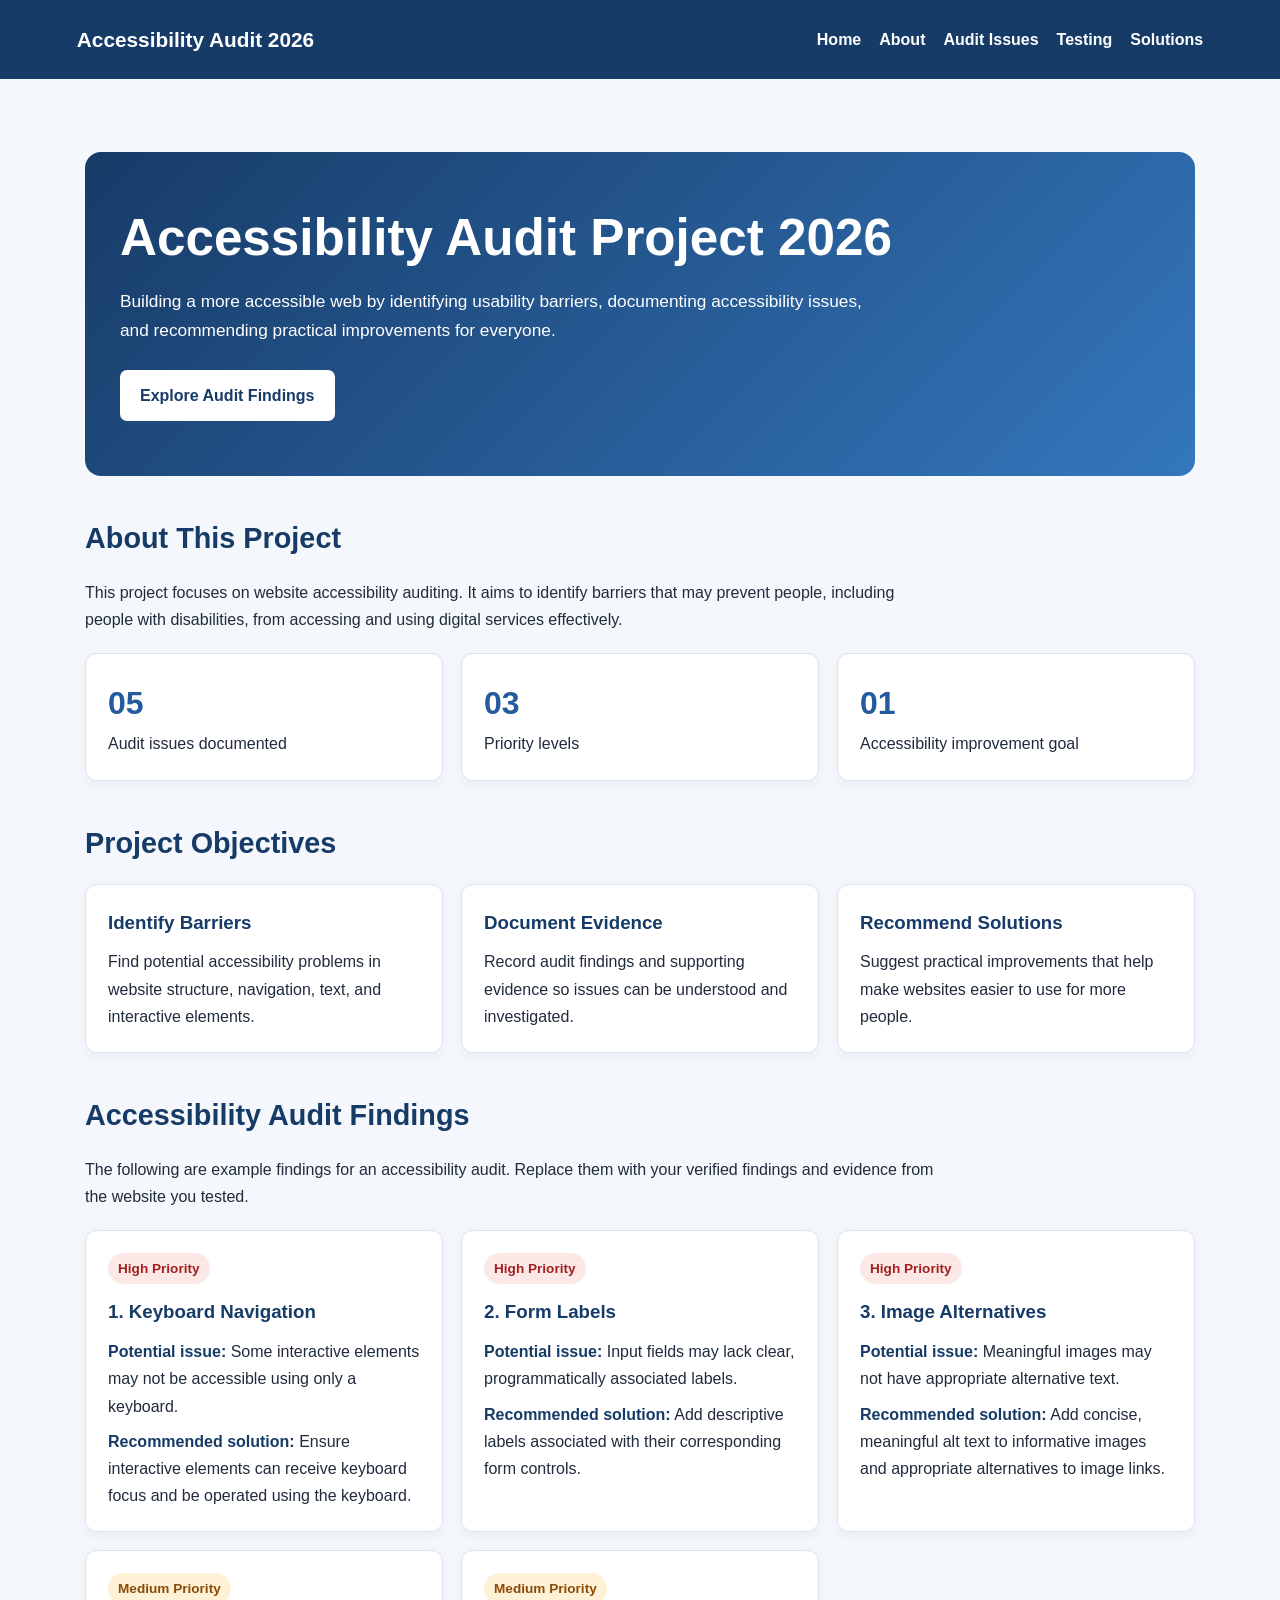
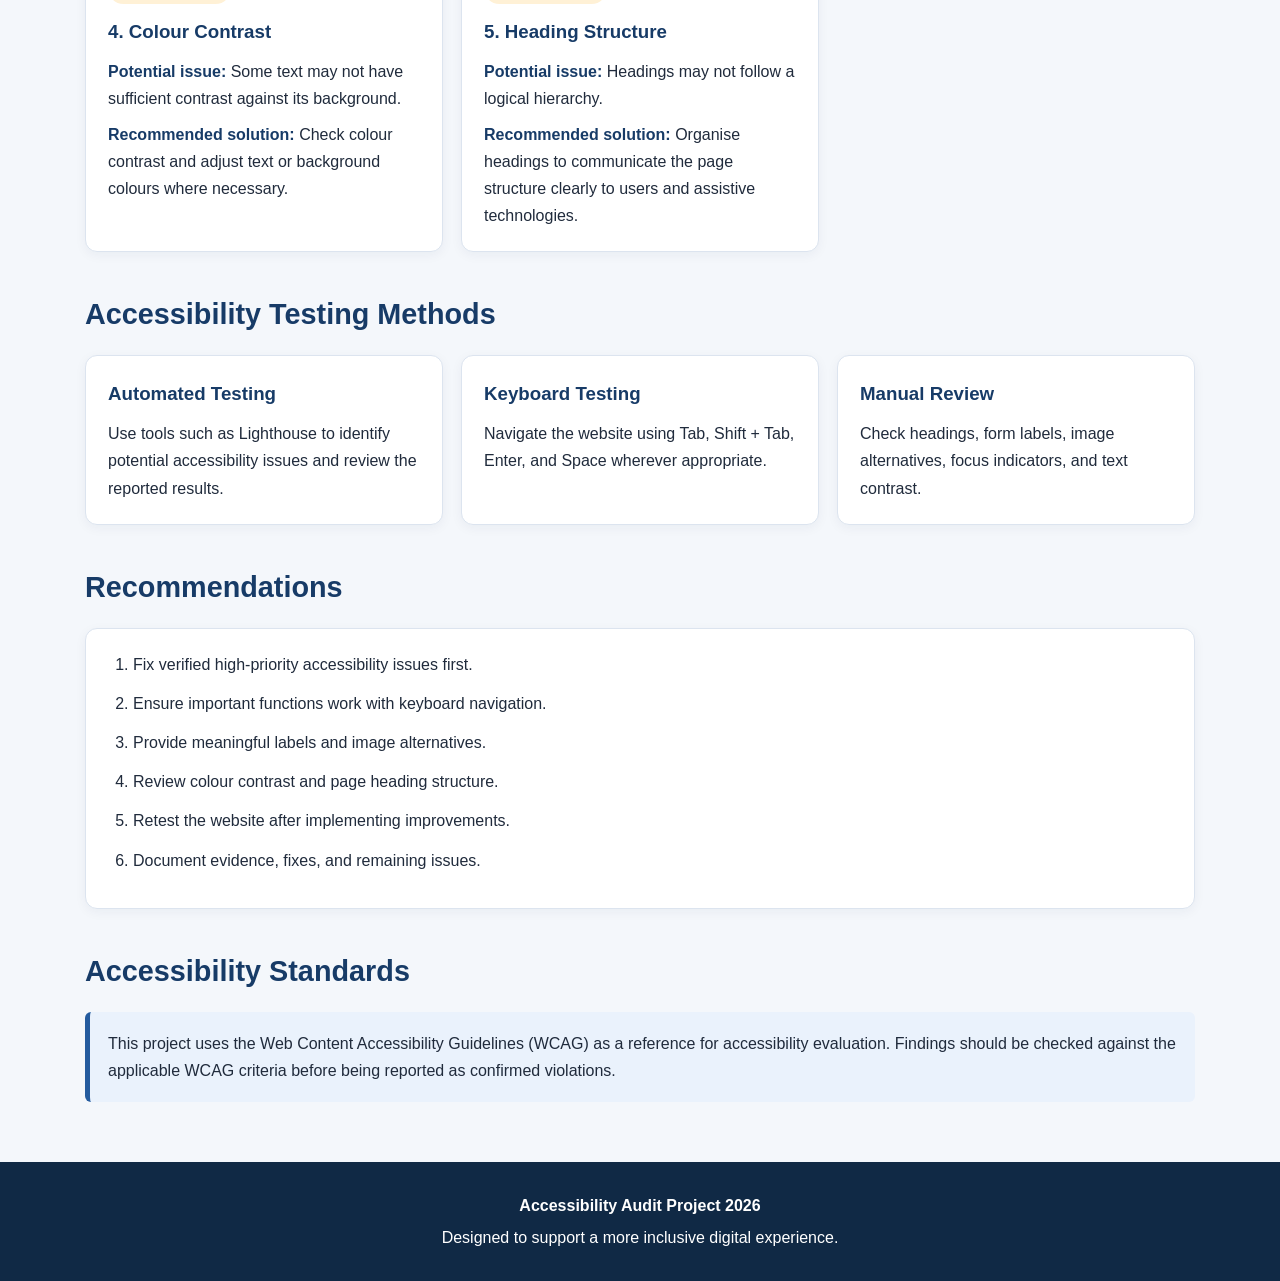
<file: client/index.html>
<!DOCTYPE html>
<html lang="en">
<head>
    <meta charset="UTF-8">
    <meta name="viewport" content="width=device-width, initial-scale=1.0">

    <meta name="description"
          content="Accessibility Audit Project 2026 - Identifying website accessibility issues and recommending practical solutions.">

    <title>Accessibility Audit Project 2026</title>

    <style>
        :root {
            --primary: #173b67;
            --secondary: #245b9e;
            --background: #f4f7fb;
            --text: #202b3c;
            --white: #ffffff;
            --border: #dce4ef;
            --success: #17663a;
            --warning: #8a4b08;
            --danger: #a32121;
        }

        * {
            box-sizing: border-box;
            margin: 0;
            padding: 0;
        }

        html {
            scroll-behaviour: smooth;
            scroll-behavior: smooth;
        }

        body {
            font-family: Arial, Helvetica, sans-serif;
            background: var(--background);
            color: var(--text);
            line-height: 1.7;
        }

        a {
            color: #174f91;
        }

        a:focus-visible,
        button:focus-visible {
            outline: 3px solid #f0a202;
            outline-offset: 4px;
        }

        .skip-link {
            position: absolute;
            top: -100px;
            left: 10px;
            padding: 12px 18px;
            background: white;
            color: black;
            z-index: 1000;
        }

        .skip-link:focus {
            top: 10px;
        }

        header {
            background: var(--primary);
            color: var(--white);
            padding: 22px 6%;
        }

        .header-content {
            max-width: 1150px;
            margin: auto;
            display: flex;
            align-items: center;
            justify-content: space-between;
            gap: 20px;
            flex-wrap: wrap;
        }

        .brand {
            font-size: 1.3rem;
            font-weight: bold;
        }

        nav {
            display: flex;
            flex-wrap: wrap;
            gap: 18px;
        }

        nav a {
            color: white;
            text-decoration: none;
            font-weight: bold;
        }

        nav a:hover {
            text-decoration: underline;
        }

        main {
            max-width: 1150px;
            margin: auto;
            padding: 35px 20px 60px;
        }

        .hero {
            background: linear-gradient(135deg, #173b67, #3477bd);
            color: white;
            padding: 55px 35px;
            border-radius: 16px;
            margin-bottom: 30px;
        }

        .hero h1 {
            font-size: clamp(2rem, 5vw, 3.2rem);
            line-height: 1.2;
            margin-bottom: 18px;
        }

        .hero p {
            max-width: 750px;
            font-size: 1.08rem;
            margin-bottom: 24px;
        }

        .button {
            display: inline-block;
            padding: 12px 20px;
            border-radius: 7px;
            background: white;
            color: var(--primary);
            font-weight: bold;
            text-decoration: none;
        }

        section {
            margin-top: 38px;
            scroll-margin-top: 20px;
        }

        h2 {
            color: var(--primary);
            font-size: 1.8rem;
            margin-bottom: 16px;
        }

        .section-intro {
            margin-bottom: 20px;
            max-width: 850px;
        }

        .stats {
            display: grid;
            grid-template-columns: repeat(auto-fit, minmax(180px, 1fr));
            gap: 18px;
        }

        .stat-card,
        .card,
        .issue-card {
            background: var(--white);
            border: 1px solid var(--border);
            border-radius: 12px;
            padding: 22px;
            box-shadow: 0 3px 12px rgba(20, 40, 70, 0.05);
        }

        .stat-card strong {
            display: block;
            font-size: 2rem;
            color: var(--secondary);
        }

        .grid {
            display: grid;
            grid-template-columns: repeat(auto-fit, minmax(240px, 1fr));
            gap: 18px;
        }

        .card h3,
        .issue-card h3 {
            color: var(--primary);
            margin-bottom: 10px;
        }

        .issue-list {
            display: grid;
            grid-template-columns: repeat(auto-fit, minmax(270px, 1fr));
            gap: 18px;
        }

        .priority {
            display: inline-block;
            padding: 4px 10px;
            border-radius: 20px;
            font-size: 0.85rem;
            font-weight: bold;
            margin-bottom: 12px;
        }

        .high {
            color: var(--danger);
            background: #fde8e8;
        }

        .medium {
            color: var(--warning);
            background: #fff1d6;
        }

        .low {
            color: var(--success);
            background: #e0f5e8;
        }

        .issue-card p {
            margin-top: 8px;
        }

        .issue-card p strong {
            color: var(--primary);
        }

        .checklist {
            padding-left: 25px;
        }

        .checklist li {
            margin-bottom: 12px;
        }

        .notice {
            border-left: 5px solid var(--secondary);
            padding: 18px;
            background: #eaf2fc;
            border-radius: 6px;
        }

        footer {
            background: #102945;
            color: white;
            text-align: center;
            padding: 25px 20px;
        }

        footer p {
            margin: 5px 0;
        }

        @media (max-width: 600px) {
            header {
                padding: 20px;
            }

            .header-content {
                align-items: flex-start;
            }

            nav {
                gap: 12px;
            }

            main {
                padding: 22px 14px 40px;
            }

            .hero {
                padding: 35px 22px;
            }

            h2 {
                font-size: 1.5rem;
            }
        }
    </style>
</head>

<body>

    <a class="skip-link" href="#main-content">
        Skip to main content
    </a>

    <header>
        <div class="header-content">
            <div class="brand">Accessibility Audit 2026</div>

            <nav aria-label="Main navigation">
                <a href="#home">Home</a>
                <a href="#about">About</a>
                <a href="#issues">Audit Issues</a>
                <a href="#testing">Testing</a>
                <a href="#recommendations">Solutions</a>
            </nav>
        </div>
    </header>

    <main id="main-content">

        <section class="hero" id="home">
            <h1>Accessibility Audit Project 2026</h1>

            <p>
                Building a more accessible web by identifying usability
                barriers, documenting accessibility issues, and recommending
                practical improvements for everyone.
            </p>

            <a class="button" href="#issues">
                Explore Audit Findings
            </a>
        </section>

        <section id="about">
            <h2>About This Project</h2>

            <p class="section-intro">
                This project focuses on website accessibility auditing.
                It aims to identify barriers that may prevent people,
                including people with disabilities, from accessing and
                using digital services effectively.
            </p>

            <div class="stats">
                <article class="stat-card">
                    <strong>05</strong>
                    <span>Audit issues documented</span>
                </article>

                <article class="stat-card">
                    <strong>03</strong>
                    <span>Priority levels</span>
                </article>

                <article class="stat-card">
                    <strong>01</strong>
                    <span>Accessibility improvement goal</span>
                </article>
            </div>
        </section>

        <section id="objectives">
            <h2>Project Objectives</h2>

            <div class="grid">
                <article class="card">
                    <h3>Identify Barriers</h3>
                    <p>
                        Find potential accessibility problems in website
                        structure, navigation, text, and interactive elements.
                    </p>
                </article>

                <article class="card">
                    <h3>Document Evidence</h3>
                    <p>
                        Record audit findings and supporting evidence so
                        issues can be understood and investigated.
                    </p>
                </article>

                <article class="card">
                    <h3>Recommend Solutions</h3>
                    <p>
                        Suggest practical improvements that help make
                        websites easier to use for more people.
                    </p>
                </article>
            </div>
        </section>

        <section id="issues">
            <h2>Accessibility Audit Findings</h2>

            <p class="section-intro">
                The following are example findings for an accessibility
                audit. Replace them with your verified findings and evidence
                from the website you tested.
            </p>

            <div class="issue-list">

                <article class="issue-card">
                    <span class="priority high">High Priority</span>
                    <h3>1. Keyboard Navigation</h3>
                    <p>
                        <strong>Potential issue:</strong>
                        Some interactive elements may not be accessible
                        using only a keyboard.
                    </p>
                    <p>
                        <strong>Recommended solution:</strong>
                        Ensure interactive elements can receive keyboard
                        focus and be operated using the keyboard.
                    </p>
                </article>

                <article class="issue-card">
                    <span class="priority high">High Priority</span>
                    <h3>2. Form Labels</h3>
                    <p>
                        <strong>Potential issue:</strong>
                        Input fields may lack clear, programmatically
                        associated labels.
                    </p>
                    <p>
                        <strong>Recommended solution:</strong>
                        Add descriptive labels associated with their
                        corresponding form controls.
                    </p>
                </article>

                <article class="issue-card">
                    <span class="priority high">High Priority</span>
                    <h3>3. Image Alternatives</h3>
                    <p>
                        <strong>Potential issue:</strong>
                        Meaningful images may not have appropriate
                        alternative text.
                    </p>
                    <p>
                        <strong>Recommended solution:</strong>
                        Add concise, meaningful alt text to informative
                        images and appropriate alternatives to image links.
                    </p>
                </article>

                <article class="issue-card">
                    <span class="priority medium">Medium Priority</span>
                    <h3>4. Colour Contrast</h3>
                    <p>
                        <strong>Potential issue:</strong>
                        Some text may not have sufficient contrast
                        against its background.
                    </p>
                    <p>
                        <strong>Recommended solution:</strong>
                        Check colour contrast and adjust text or
                        background colours where necessary.
                    </p>
                </article>

                <article class="issue-card">
                    <span class="priority medium">Medium Priority</span>
                    <h3>5. Heading Structure</h3>
                    <p>
                        <strong>Potential issue:</strong>
                        Headings may not follow a logical hierarchy.
                    </p>
                    <p>
                        <strong>Recommended solution:</strong>
                        Organise headings to communicate the page structure
                        clearly to users and assistive technologies.
                    </p>
                </article>

            </div>
        </section>

        <section id="testing">
            <h2>Accessibility Testing Methods</h2>

            <div class="grid">
                <article class="card">
                    <h3>Automated Testing</h3>
                    <p>
                        Use tools such as Lighthouse to identify potential
                        accessibility issues and review the reported results.
                    </p>
                </article>

                <article class="card">
                    <h3>Keyboard Testing</h3>
                    <p>
                        Navigate the website using Tab, Shift + Tab,
                        Enter, and Space wherever appropriate.
                    </p>
                </article>

                <article class="card">
                    <h3>Manual Review</h3>
                    <p>
                        Check headings, form labels, image alternatives,
                        focus indicators, and text contrast.
                    </p>
                </article>
            </div>
        </section>

        <section id="recommendations">
            <h2>Recommendations</h2>

            <div class="card">
                <ol class="checklist">
                    <li>Fix verified high-priority accessibility issues first.</li>
                    <li>Ensure important functions work with keyboard navigation.</li>
                    <li>Provide meaningful labels and image alternatives.</li>
                    <li>Review colour contrast and page heading structure.</li>
                    <li>Retest the website after implementing improvements.</li>
                    <li>Document evidence, fixes, and remaining issues.</li>
                </ol>
            </div>
        </section>

        <section id="standards">
            <h2>Accessibility Standards</h2>

            <div class="notice">
                This project uses the Web Content Accessibility Guidelines
                (WCAG) as a reference for accessibility evaluation.
                Findings should be checked against the applicable WCAG
                criteria before being reported as confirmed violations.
            </div>
        </section>

    </main>

    <footer>
        <p><strong>Accessibility Audit Project 2026</strong></p>
        <p>Designed to support a more inclusive digital experience.</p>
    </footer>

</body>
</html>
</file>
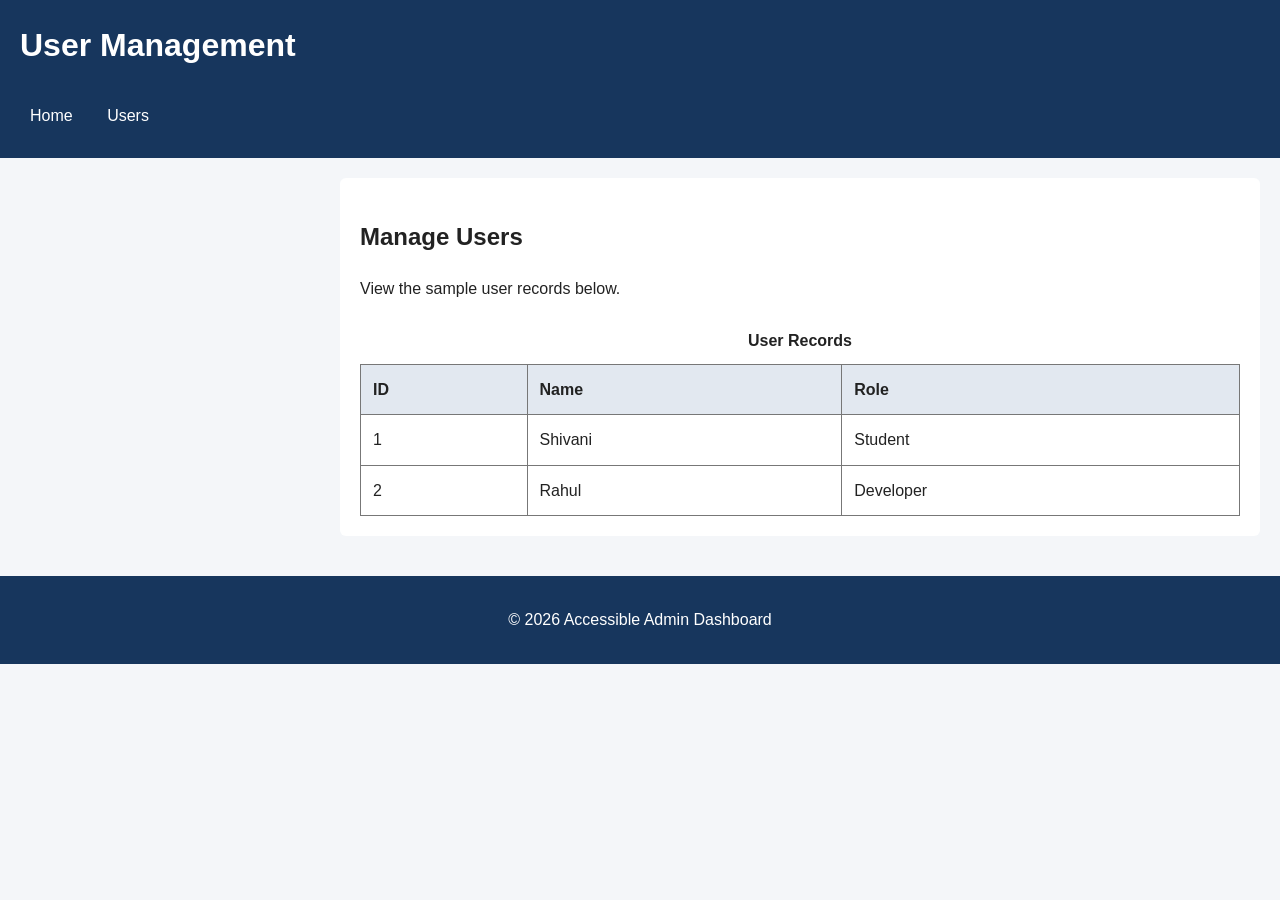
<file: client/user.html>
<!DOCTYPE html>
<html lang="en">
<head>
    <meta charset="UTF-8">
    <meta name="viewport" content="width=device-width, initial-scale=1.0">

    <title>User Management | Admin Dashboard</title>

    <!-- Connect CSS stylesheet -->
    <link rel="stylesheet" href="style.css">
</head>
<body>
    <header>
        <h1>User Management</h1>

        <nav aria-label="Main navigation">
            <a href="index.html">Home</a>
            <a href="users.html" aria-current="page">Users</a>
        </nav>
    </header>

    <main>
        <section>
            <h2>Manage Users</h2>
            <p>View the sample user records below.</p>

            <table>
                <caption>User Records</caption>
                <thead>
                    <tr>
                        <th scope="col">ID</th>
                        <th scope="col">Name</th>
                        <th scope="col">Role</th>
                    </tr>
                </thead>
                <tbody>
                    <tr>
                        <td>1</td>
                        <td>Shivani</td>
                        <td>Student</td>
                    </tr>
                    <tr>
                        <td>2</td>
                        <td>Rahul</td>
                        <td>Developer</td>
                    </tr>
                </tbody>
            </table>
        </section>
    </main>

    <footer>
        <p>&copy; 2026 Accessible Admin Dashboard</p>
    </footer>
</body>
</html>
</file>
<file: client/style.css>
/* Basic page styling */
* {
    box-sizing: border-box;
}

body {
    margin: 0;
    font-family: Arial, sans-serif;
    line-height: 1.6;
    color: #222;
    background-color: #f4f6f9;
}

/* Header */
header {
    background-color: #17365d;
    color: white;
    padding: 20px;
}

header h1 {
    margin-top: 0;
}

/* Navigation */
nav a {
    display: inline-block;
    color: white;
    padding: 10px;
    margin-right: 10px;
    text-decoration: none;
}

nav a:hover,
nav a:focus {
    text-decoration: underline;
    outline: 2px solid white;
}

/* Sidebar */
aside {
    padding: 20px;
    background-color: #e2e8f0;
}

aside a {
    color: #17365d;
}

/* Main content */
main {
    padding: 20px;
}

section,
article {
    background-color: white;
    padding: 20px;
    margin-bottom: 20px;
    border-radius: 6px;
}

/* Table */
table {
    width: 100%;
    border-collapse: collapse;
}

caption {
    font-weight: bold;
    padding: 10px;
}

th,
td {
    border: 1px solid #777;
    padding: 12px;
    text-align: left;
}

th {
    background-color: #e2e8f0;
}

/* Form controls */
input {
    display: block;
    width: 100%;
    max-width: 400px;
    padding: 10px;
    margin: 5px 0 15px;
    border: 1px solid #555;
    border-radius: 4px;
}

button {
    padding: 10px 16px;
    cursor: pointer;
    border: 2px solid #17365d;
    border-radius: 4px;
    background-color: #17365d;
    color: white;
}

button:focus,
input:focus {
    outline: 3px solid #e09f00;
    outline-offset: 2px;
}

/* Footer */
footer {
    padding: 15px;
    text-align: center;
    background-color: #17365d;
    color: white;
}

/* Responsive layout */
@media (min-width: 768px) {
    aside {
        width: 25%;
        float: left;
    }

    main {
        width: 75%;
        margin-left: 25%;
    }
}

@media (max-width: 767px) {
    nav a {
        display: block;
    }

    aside,
    main {
        width: 100%;
    }
}
</file>
